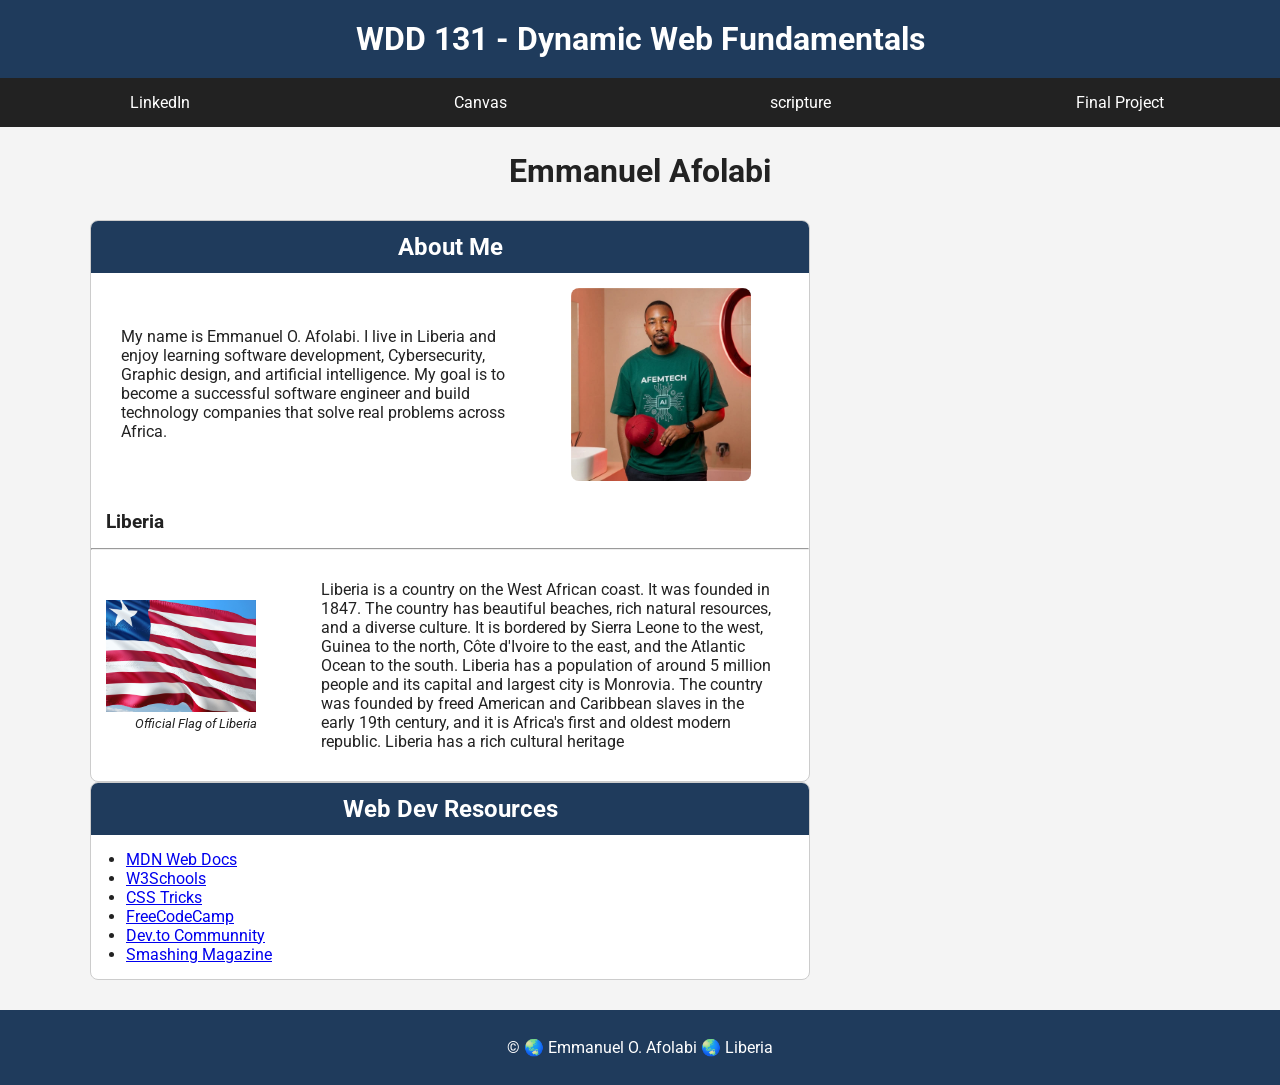
<file: index.html>
<!DOCTYPE html>
<html lang="en-us">

<head>
    <meta charset="utf-8">
    <meta name="viewport" content="width=device-width, initial-scale=1.0">
    <meta name="description"
        content="WDD 131 - Dynamic Web Fundamentals | Emmanuel Afolabi | HTML CSS JavaScript course homepage">
    <meta name="author" content="Emmanuel Afolabi">
    <title>WDD 131 - Dynamic Web Fundamentals - Emmanuel Afolabi</title>
    <link rel="preconnect" href="https://fonts.googleapis.com">
    <link rel="preconnect" href="https://fonts.gstatic.com" crossorigin>
    <link href="https://fonts.googleapis.com/css2?family=Roboto:wght@400;700&display=swap" rel="stylesheet">

    <link rel="stylesheet" href="styles/base.css">
    <script src="scripts/getdates.js" defer></script>
</head>

<body>

    <header>
        <span id="course-title">

            WDD 131 - Dynamic Web Fundamentals
        </span>
        <nav>
            <a href="https://www.linkedIn.com/" target="_blank">LinkedIn</a>
            <a href="https://byupw.instructure.com/" target="_blank">Canvas</a>
            <a href="https://www.churchofjesuschrist.org/study/scriptures" target="_blank">scripture</a>
            <a href="#">Final Project</a>

        </nav>
    </header>
    <main>
        <h1>Emmanuel Afolabi</h1>
        <div class="cards">
            <section class="card">
                <h2>About Me</h2>
                <div class="about">
                    <p>
                        My name is Emmanuel O. Afolabi. I live in Liberia and enjoy learning software development,
                        Cybersecurity, Graphic design, and artificial intelligence. My goal is to become a successful
                        software engineer and build technology companies that solve real problems across Africa.
                    </p>
                    <img src="images/profile.jpg" alt="Emmanuel Afolabi">
                </div>
                <h3>Liberia</h3>
                <hr>

                <div class="country">
                    <figure>
                        <img src="images/liberia.webp" alt="Flag of Liberia">
                        <figcaption> Official Flag of Liberia</figcaption>
                    </figure>

                    <p>
                        Liberia is a country on the West African coast. It was founded in 1847. The country has
                        beautiful
                        beaches, rich natural resources, and a diverse culture. It is bordered by Sierra Leone to the
                        west,
                        Guinea to the north, Côte d'Ivoire to the
                        east, and the Atlantic Ocean to the south. Liberia has a population of around 5 million people
                        and its
                        capital and largest city is Monrovia. The country was founded by freed American and Caribbean
                        slaves in
                        the early 19th century, and it is Africa's first and oldest modern republic. Liberia has a rich
                        cultural
                        heritage
                    </p>

                </div>

            </section>
            <section class="card">
                <h2>Web Dev Resources</h2>
                <ul>
                    <li><a href="https://developer.mozilla.org/" target="_blank">MDN Web Docs</a></li>
                    <li><a href="https://www.w3schools.com/" target="_blank"> W3Schools</a></li>
                    <li><a href="https://css-tricks.com/" target="_blank"> CSS Tricks</a></li>
                    <li><a href="https://www.freecodecamp.org/" target="_blank">FreeCodeCamp</a></li>
                    <li><a href="https://dev.to/" target="_blank">Dev.to Communnity</a></li>
                    <li><a href="https://www.smashingmagazine.com/" target="_blank">Smashing Magazine</a></li>
                </ul>

            </section>
        </div>

    </main>

    <footer>
        <p>
            ©
            <span id="currentyear"></span>
            🌏 Emmanuel O. Afolabi 🌏 Liberia
        </p>

        <p id="lastModified"></p>

    </footer>

</body>

</html>
</file>
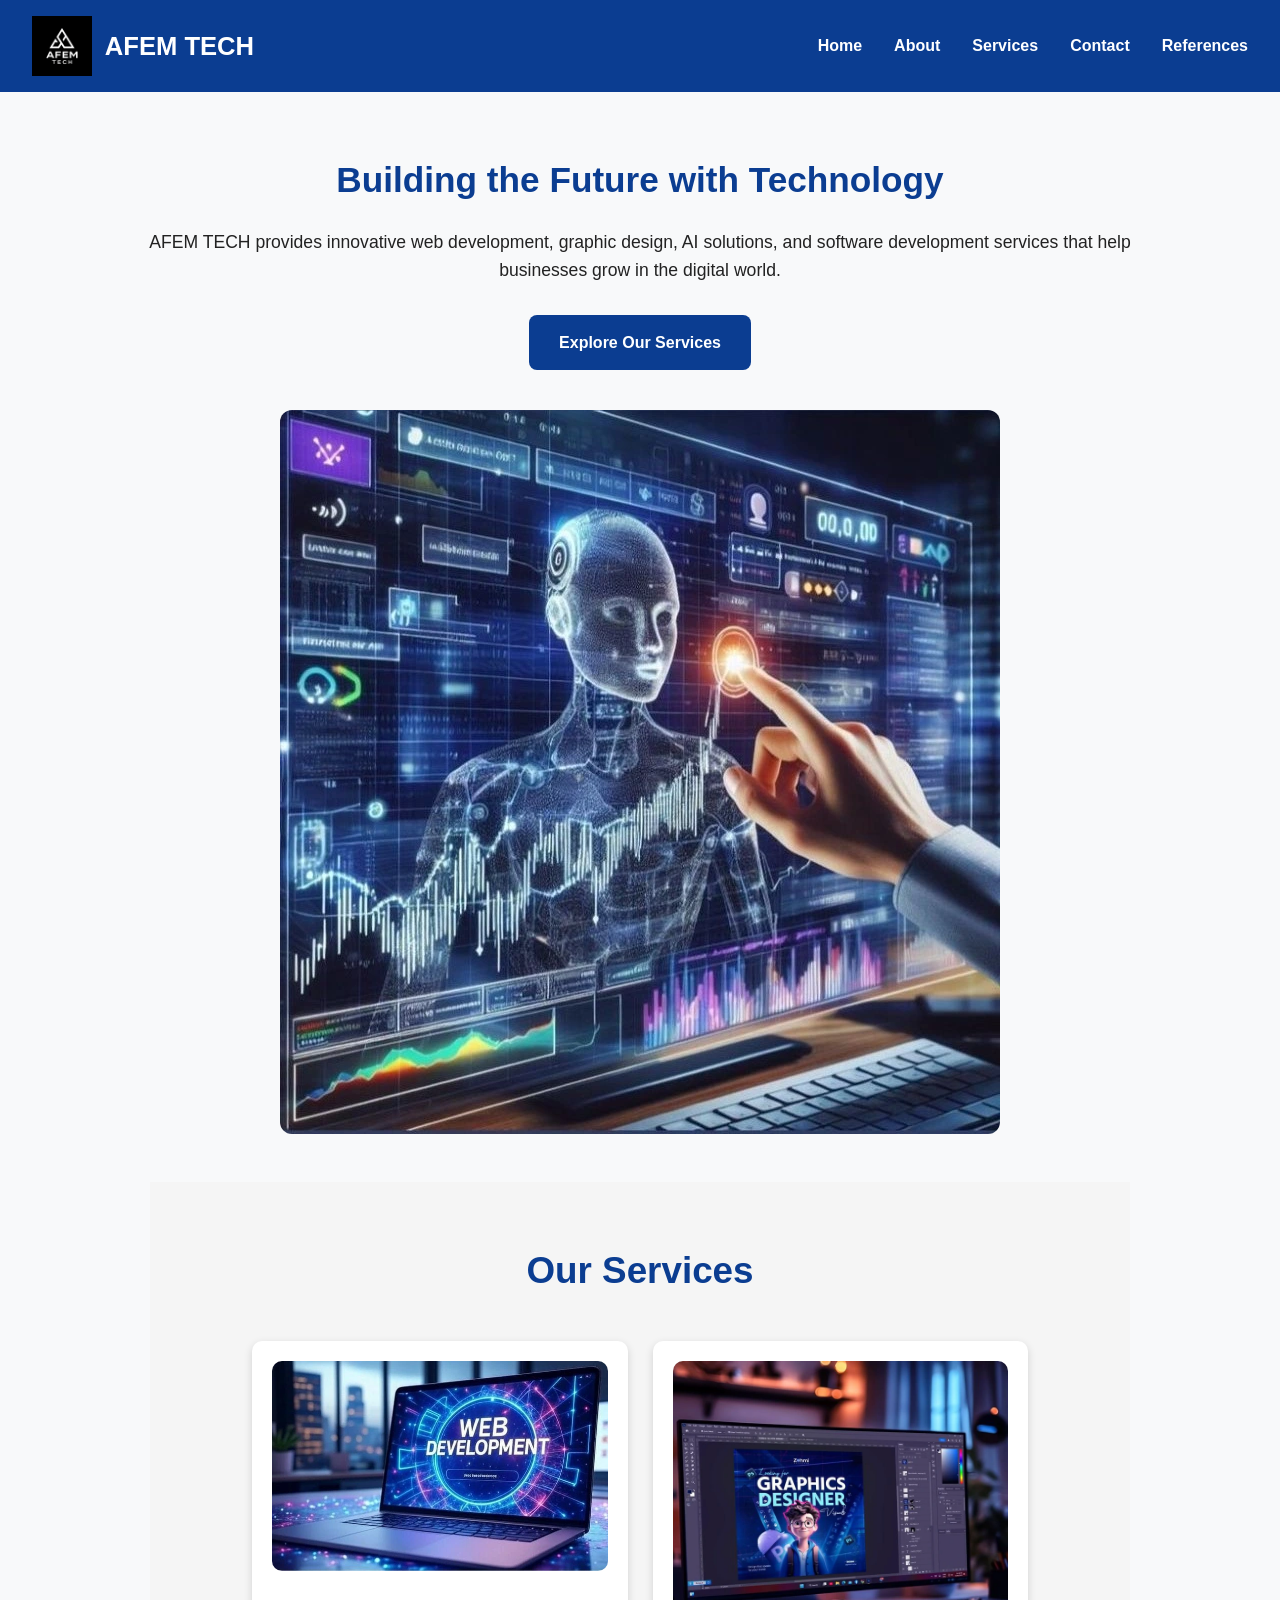
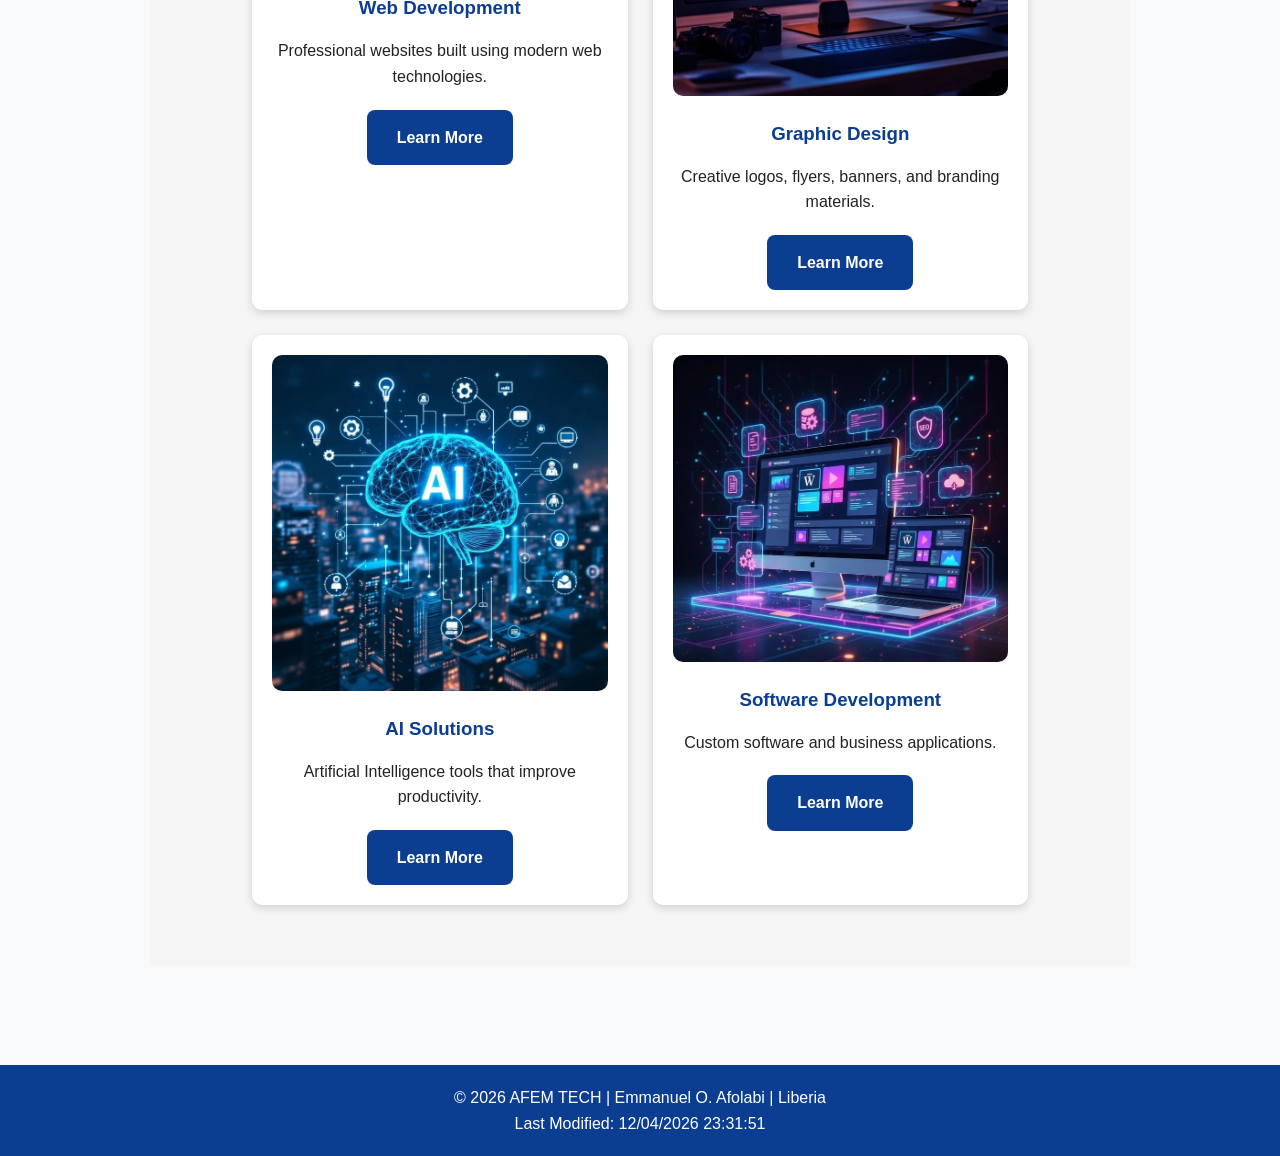
<file: my project/index.html>
<!DOCTYPE html>
<html lang="en">

<head>
    <meta charset="UTF-8">
    <meta name="viewport" content="width=device-width, initial-scale=1.0">

    <meta name="description"
        content="AFEM TECH provides web development, graphic design, AI solutions, and software development services for individuals and businesses.">

    <meta name="author" content="Emmanuel O. Afolabi">

    <title>AFEM TECH | Home</title>

    <link rel="stylesheet" href="styles/project.css">
    <link rel="stylesheet" href="styles/project-large.css">

    <script src="scripts/project.js" defer></script>

</head>

<body>

    <header>

        <nav class="navbar">

            <div class="logo">

                <img src="images/logo.png" alt="AFEM TECH Logo">

                <h1>AFEM TECH</h1>

            </div>

            <ul class="nav-links">

                <li><a href="index.html">Home</a></li>

                <li><a href="about.html">About</a></li>

                <li><a href="services.html">Services</a></li>

                <li><a href="contact.html">Contact</a></li>

                <li><a href="references.html">References</a></li>

            </ul>

        </nav>

    </header>

    <main>

        <section class="hero">

            <div class="hero-text">

                <h2>Building the Future with Technology</h2>

                <p>
                    AFEM TECH provides innovative web development, graphic design,
                    AI solutions, and software development services that help
                    businesses grow in the digital world.
                </p>

                <a href="services.html" class="btn">Explore Our Services</a>

            </div>

            <div class="hero-image">

                <img src="images/hero.webp" alt="Technology Workspace" loading="eager">

            </div>

            <section class="services">

                <h2>Our Services</h2>

                <div id="serviceContainer" class="service-container"></div>

            </section>

        </section>

    </main>

    <footer>

        <p>
            &copy; <span id="year"></span> AFEM TECH | Emmanuel O. Afolabi | Liberia
        </p>

        <p id="lastModified"></p>

    </footer>

</body>

</html>
</file>
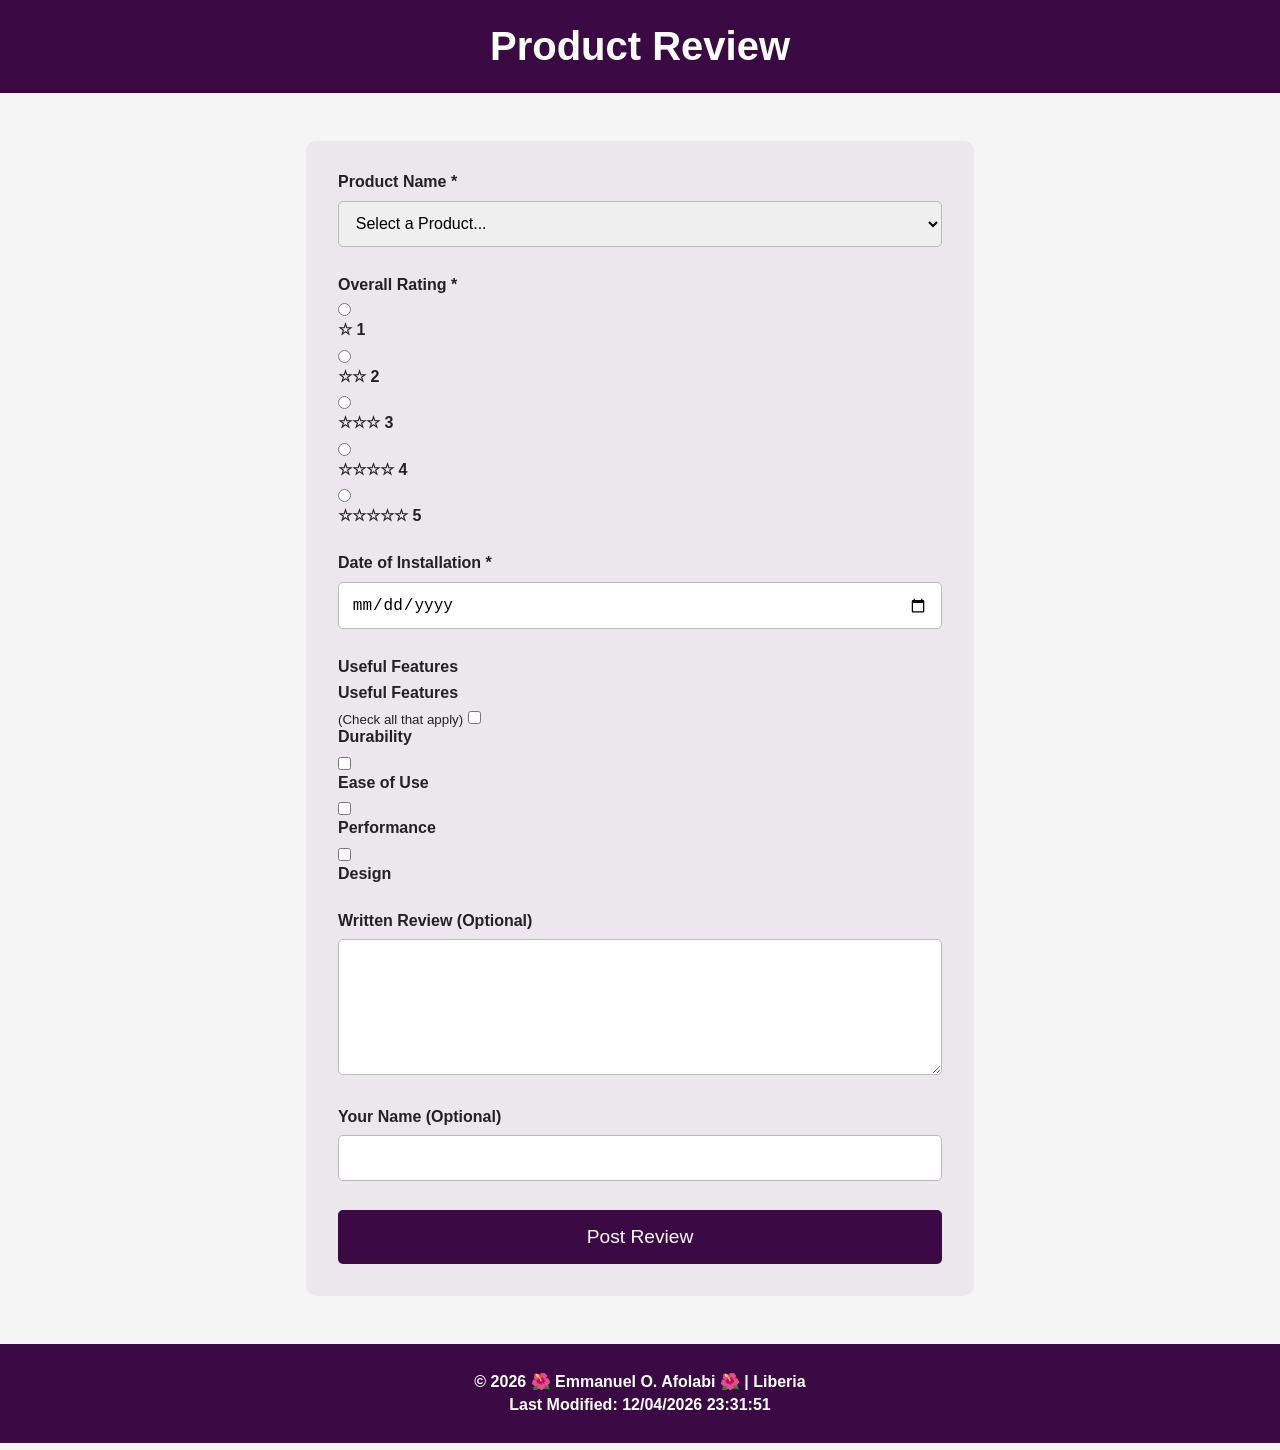
<file: form.html>
<!DOCTYPE html>
<html lang="en">

<head>
    <meta charset="UTF-8">
    <meta name="viewport" content="width=device-width, initial-scale=1.0">
    <meta name="description"
        content="Submit a review for your product by rating its quality, selecting useful features, choosing the installation date, and sharing your experience.">
    <meta name="author" content="Emmanuel O. Afolabi">

    <title>Product Review Form</title>

    <link rel="stylesheet" href="styles/form.css">

    <script src="scripts/form.js" defer></script>
</head>

<body>

    <header>
        <h1>Product Review</h1>
    </header>

    <main>

        <form method="get" action="review.html">

            <!-- Product Name -->

            <div class="form-group">

                <label for="product">
                    Product Name *
                </label>

                <select id="product" name="product" required>
                    <option value="" disabled selected>Select a Product...</option>
                </select>

            </div>

            <!-- Rating -->

            <div class="form-group">

                <p>Overall Rating *</p>

                <input type="radio" id="one" name="rating" value="1" required>
                <label for="one">☆ 1</label>

                <input type="radio" id="two" name="rating" value="2" required>
                <label for="two">☆☆ 2</label>

                <input type="radio" id="three" name="rating" value="3" required>
                <label for="three">☆☆☆ 3</label>

                <input type="radio" id="four" name="rating" value="4" required>
                <label for="four">☆☆☆☆ 4</label>

                <input type="radio" id="five" name="rating" value="5" required>
                <label for="five">☆☆☆☆☆ 5</label>

            </div>

            <!-- Installation Date -->

            <div class="form-group">

                <label for="installDate">
                    Date of Installation *
                </label>

                <input type="date" id="installDate" name="installDate" required>

            </div>

            <!-- Features -->

            <div class="form-group">

                <p>Useful Features</p>

                <p>Useful Features</p>
                <small>(Check all that apply)</small>

                <input type="checkbox" id="durability" name="features" value="Durability">
                <label for="durability">Durability</label>

                <input type="checkbox" id="ease" name="features" value="Ease of Use">
                <label for="ease">Ease of Use</label>

                <input type="checkbox" id="performance" name="features" value="Performance">
                <label for="performance">Performance</label>

                <input type="checkbox" id="design" name="features" value="Design">
                <label for="design">Design</label>

            </div>

            <!-- Review -->

            <div class="form-group">

                <label for="review">
                    Written Review (Optional)
                </label>



                <textarea id="review" name="review" rows="6"></textarea>

            </div>

            <!-- Username -->

            <div class="form-group">

                <label for="username">
                    Your Name (Optional)
                </label>

                <input type="text" id="username" name="username">

            </div>

            <!-- Submit -->

            <input type="submit" value="Post Review" class="submit-btn">

        </form>

    </main>

    <footer>
        <p>
            &copy; <span id="year"></span> 🌺 Emmanuel O. Afolabi 🌺 | Liberia
        </p>

        <p id="lastModified"></p>
    </footer>
</body>

</html>
</file>
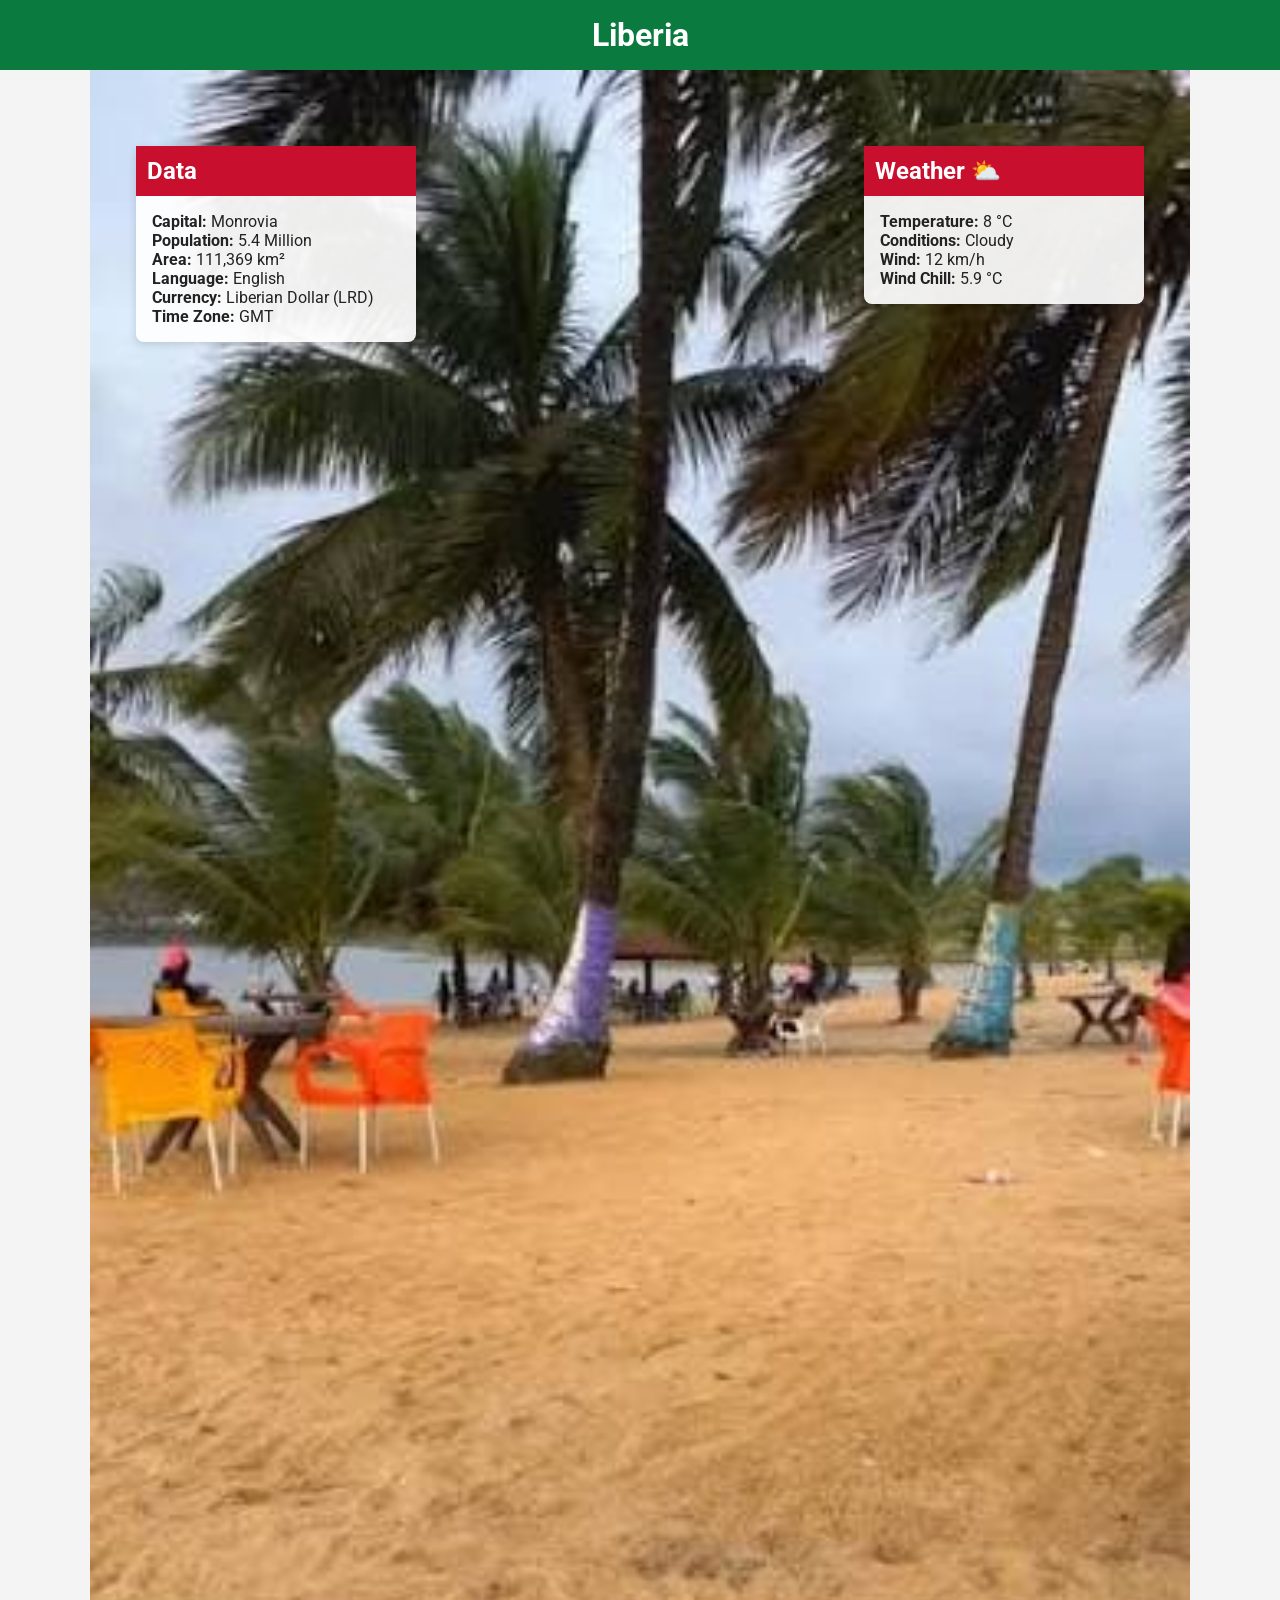
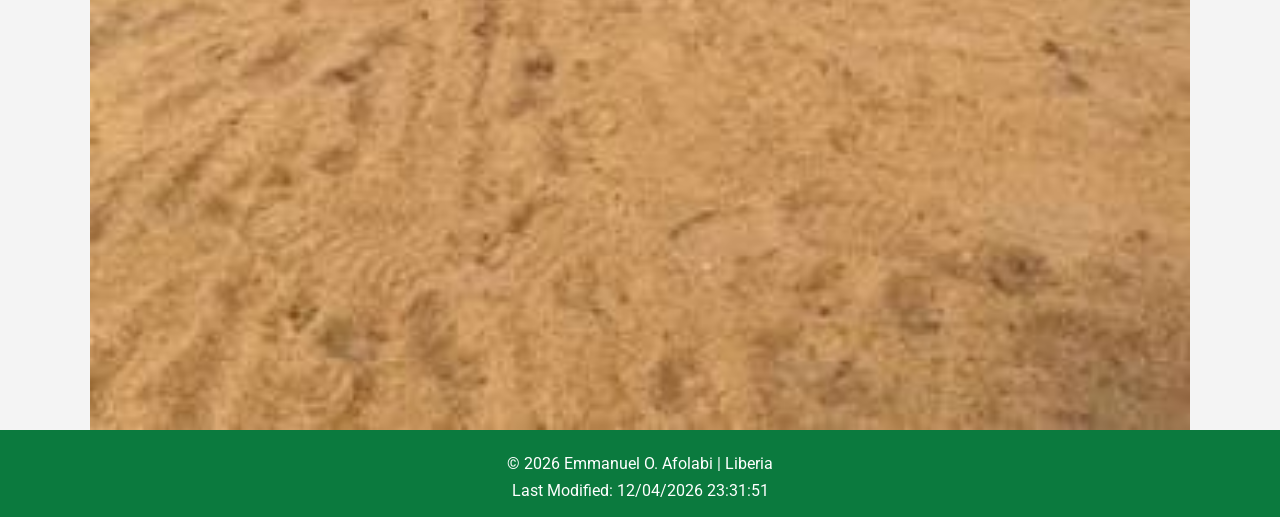
<file: place.html>
<!DOCTYPE html>
<html lang="en-US">

<head>
    <meta charset="UTF-8">
    <meta name="viewport" content="width=device-width, initial-scale=1.0">
    <meta name="description" content="WDD 131 - Dynamic Web Fundamentals | Liberia page by Emmanuel Afolabi">
    <meta name="author" content="Emmanuel Afolabi">

    <title>Place - Liberia</title>

    <link rel="preconnect" href="https://fonts.googleapis.com">
    <link rel="preconnect" href="https://fonts.gstatic.com" crossorigin>
    <link href="https://fonts.googleapis.com/css2?family=Roboto:wght@400;500;700&display=swap" rel="stylesheet">

    <link rel="stylesheet" href="styles/place.css">
    <link rel="stylesheet" href="styles/place-large.css">

    <script src="scripts/place.js" defer></script>
</head>

<body>

    <header>
        <h1>Liberia</h1>
    </header>

    <main>

        <picture class="hero">
            <source media="(min-width:768px)" srcset="images/liberia-large.webp">
            <img src="images/liberia-small.webp" alt="Beautiful view of Liberia">
        </picture>

        <section class="data">
            <h2>Data</h2>

            <p><strong>Capital:</strong> Monrovia</p>
            <p><strong>Population:</strong> 5.4 Million</p>
            <p><strong>Area:</strong> 111,369 km²</p>
            <p><strong>Language:</strong> English</p>
            <p><strong>Currency:</strong> Liberian Dollar (LRD)</p>
            <p><strong>Time Zone:</strong> GMT</p>
        </section>

        <section class="weather">
            <h2>Weather</h2>

            <img src="images/weather.svg" alt="Weather Icon" class="weather-icon">

            <p><strong>Temperature:</strong> <span id="temp">8</span> °C</p>
            <p><strong>Conditions:</strong> Cloudy</p>
            <p><strong>Wind:</strong> <span id="wind">12</span> km/h</p>
            <p><strong>Wind Chill:</strong> <span id="windchill"></span></p>
        </section>

    </main>

    <footer>

        <p>
            &copy;
            <span id="currentyear"></span>
            Emmanuel O. Afolabi | Liberia
        </p>

        <p id="lastModified"></p>

    </footer>

</body>

</html>
</file>
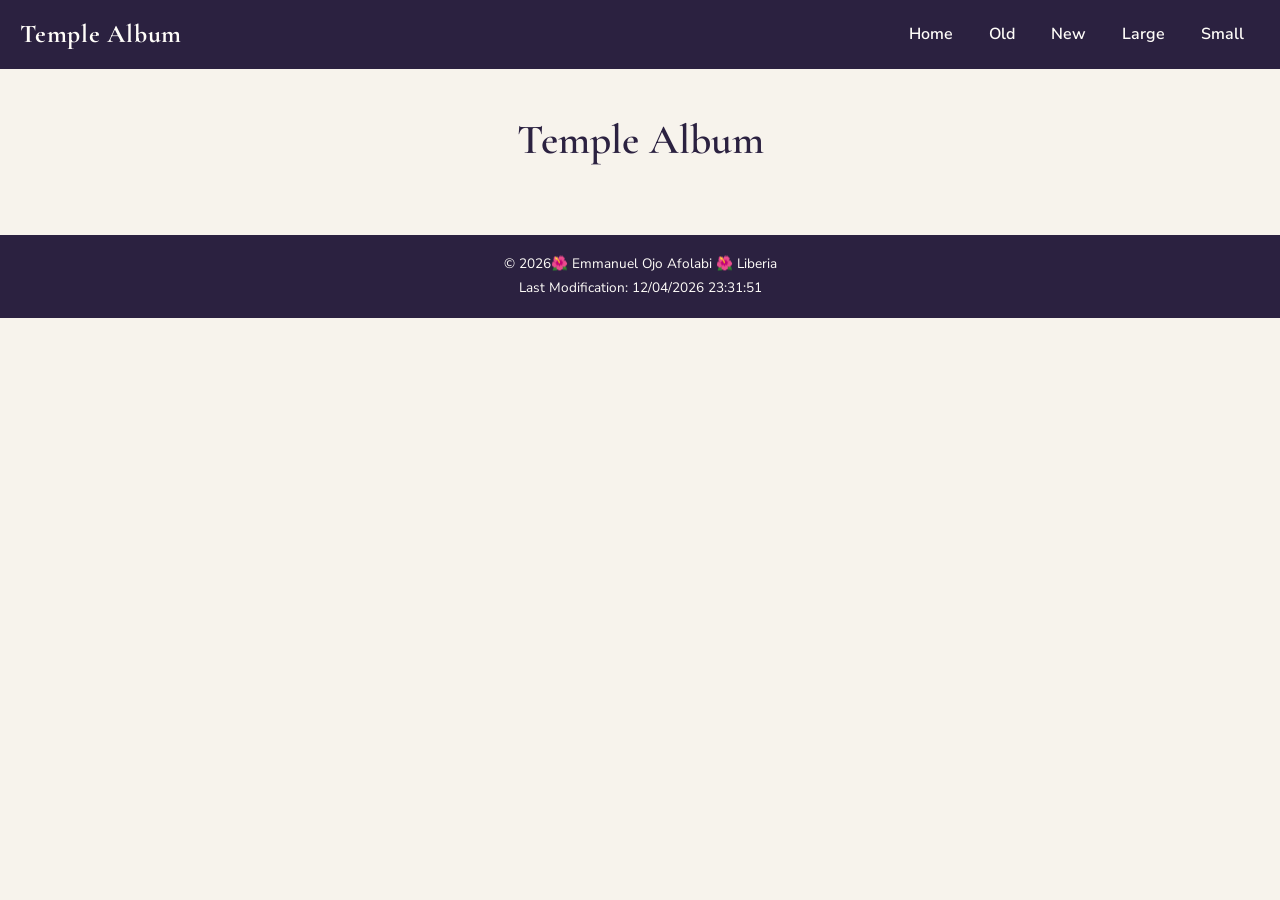
<file: temples.html>
<!DOCTYPE html>
<html lang="en">

<head>
    <meta charset="UTF-8">
    <meta name="viewport" content="width=device-width, initial-scale=1.0">
    <title>Temple Album</title>
    <meta name="description" content="A responsive photo album of temples from around the world.">
    <meta name="author" content="Emmanuel">

    <!-- Google Fonts -->
    <link rel="preconnect" href="https://fonts.googleapis.com">
    <link rel="preconnect" href="https://fonts.gstatic.com" crossorigin>
    <link
        href="https://fonts.googleapis.com/css2?family=Cormorant+Garamond:wght@500;600;700&family=Nunito+Sans:wght@400;600;700&display=swap"
        rel="stylesheet">

    <!-- CSS: mobile-first order -->
    <link rel="stylesheet" href="styles/temples.css">
    <link rel="stylesheet" href="styles/temples-large.css">

    <!-- JS -->
    <script src="scripts/temples.js" defer></script>
</head>

<body>

    <header class="site-header">
        <p class="site-title">Temple Album</p>

        <button id="hamburger-btn" class="hamburger-btn" aria-label="Toggle navigation menu" aria-expanded="false">
            <span class="hamburger-icon">&#9776;</span>
        </button>

        <nav id="primary-nav" class="primary-nav">
            <ul>
                <li><a href="#">Home</a></li>
                <li><a href="#">Old</a></li>
                <li><a href="#">New</a></li>
                <li><a href="#">Large</a></li>
                <li><a href="#">Small</a></li>
            </ul>
        </nav>
    </header>

    <main>
        <h1>Temple Album</h1>

        <div class="gallery"></div>
    </main>

    <footer>
        <p>&copy; <span id="year"></span>🌺 Emmanuel Ojo Afolabi 🌺 Liberia</p>
        <p id="lastModified"></p>
    </footer>

</body>

</html>
</file>
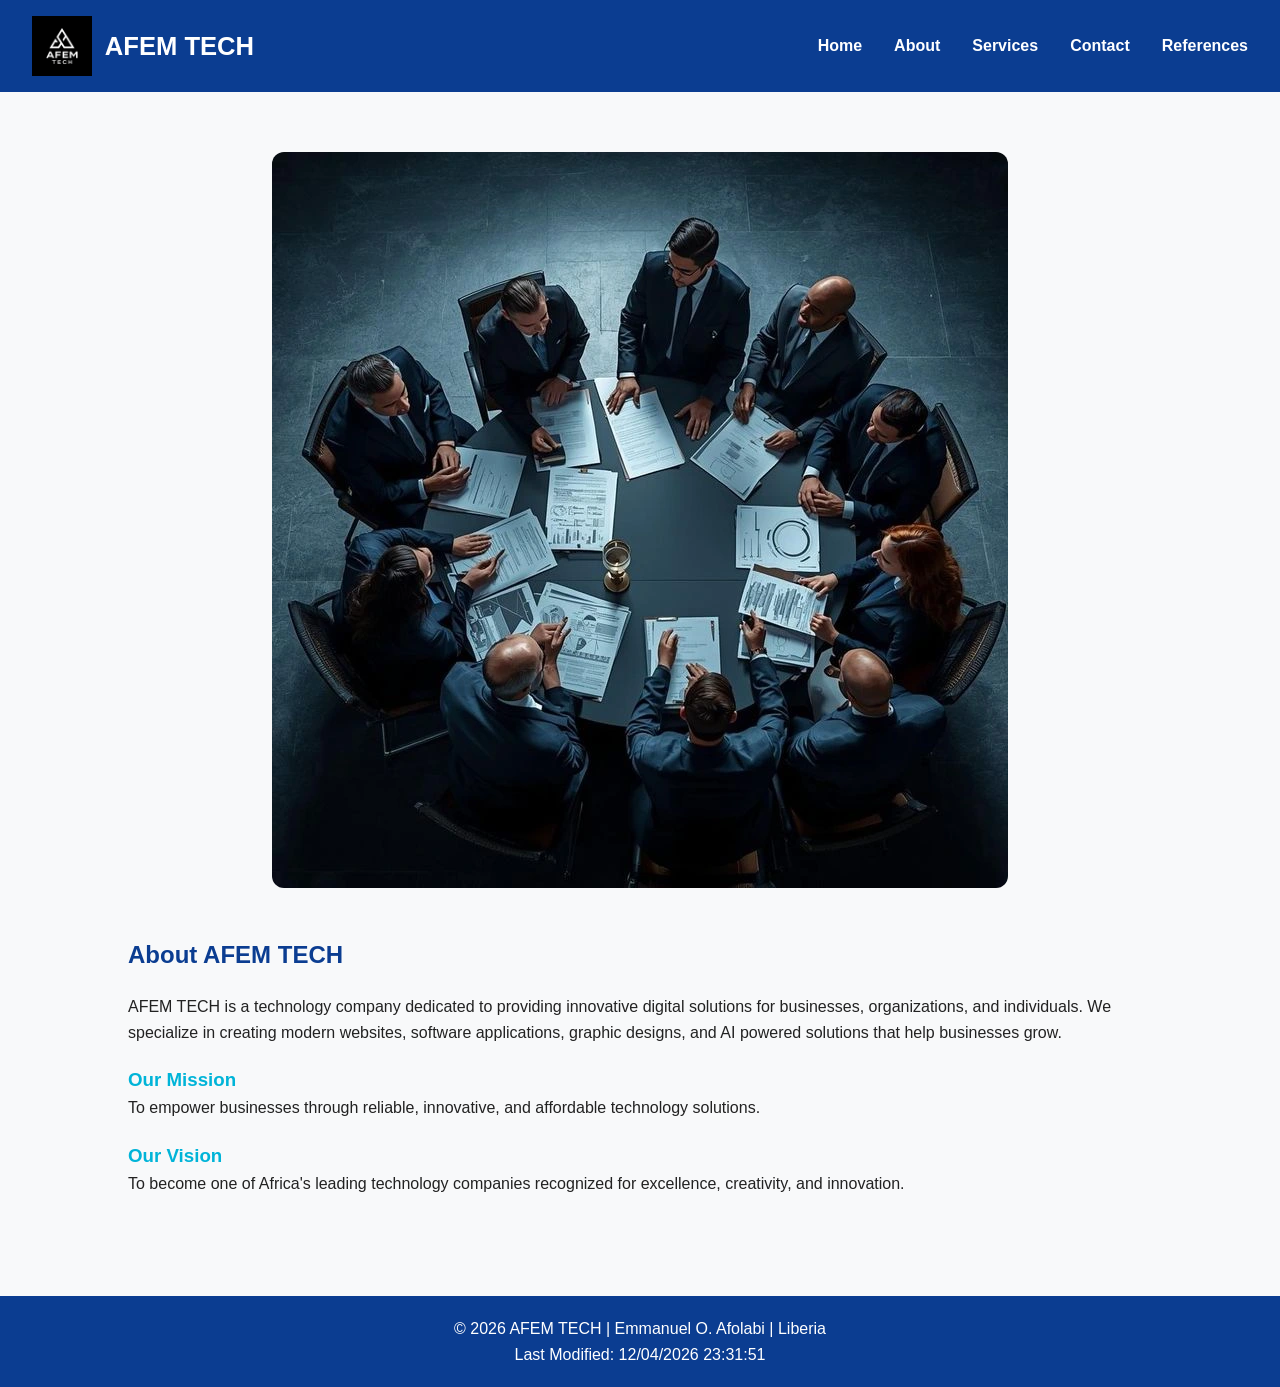
<file: my project/about.html>
<!DOCTYPE html>
<html lang="en">

<head>
    <meta charset="UTF-8">
    <meta name="viewport" content="width=device-width, initial-scale=1.0">

    <meta name="description"
        content="AFEM TECH provides web development, graphic design, AI solutions, and software development services for individuals and businesses.">

    <meta name="author" content="Emmanuel O. Afolabi">

    <title>AFEM TECH | About</title>

    <link rel="stylesheet" href="styles/project.css">
    <link rel="stylesheet" href="styles/project-large.css">

    <script src="scripts/project.js" defer></script>

</head>

<body>

    <header>

        <nav class="navbar">

            <div class="logo">

                <img src="images/logo.png" alt="AFEM TECH Logo">

                <h1>AFEM TECH</h1>

            </div>

            <ul class="nav-links">

                <li><a href="index.html">Home</a></li>

                <li><a href="about.html">About</a></li>

                <li><a href="services.html">Services</a></li>

                <li><a href="contact.html">Contact</a></li>

                <li><a href="references.html">References</a></li>

            </ul>

        </nav>

    </header>
    <main>

        <section class="about">

            <div class="about-image">

                <img src="images/about.webp" alt="AFEM TECH Team" loading="lazy">

            </div>

            <div class="about-content">

                <h2>About AFEM TECH</h2>

                <p>
                    AFEM TECH is a technology company dedicated to providing innovative
                    digital solutions for businesses, organizations, and individuals.
                    We specialize in creating modern websites, software applications,
                    graphic designs, and AI powered solutions that help businesses grow.
                </p>

                <h3>Our Mission</h3>

                <p>
                    To empower businesses through reliable, innovative, and affordable
                    technology solutions.
                </p>

                <h3>Our Vision</h3>

                <p>
                    To become one of Africa's leading technology companies recognized
                    for excellence, creativity, and innovation.
                </p>

            </div>

        </section>

    </main>

    <footer>

        <p>
            &copy; <span id="year"></span> AFEM TECH | Emmanuel O. Afolabi | Liberia
        </p>

        <p id="lastModified"></p>

    </footer>

</body>

</html>
</file>
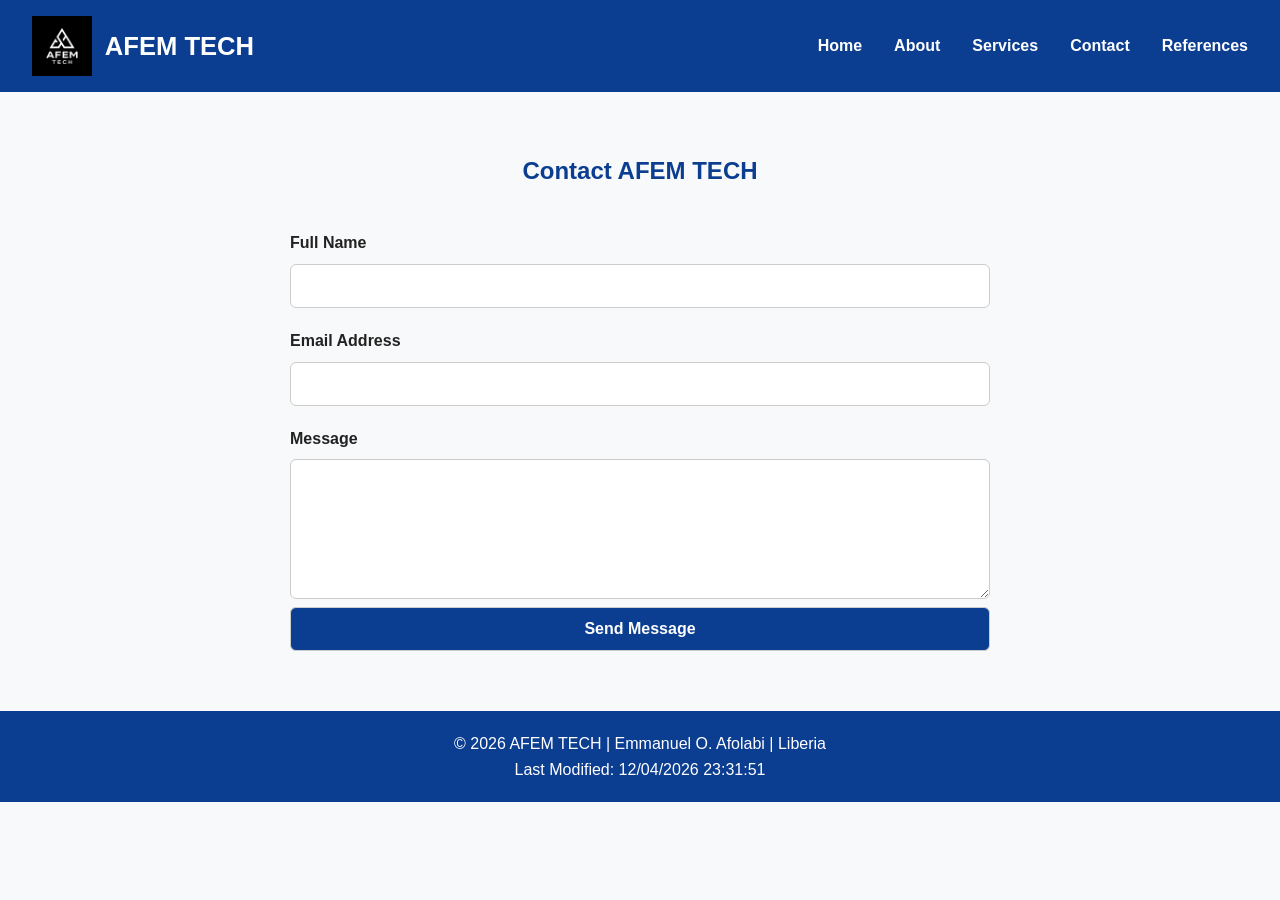
<file: my project/contact.html>
<!DOCTYPE html>
<html lang="en">

<head>
    <meta charset="UTF-8">
    <meta name="viewport" content="width=device-width, initial-scale=1.0">

    <meta name="description"
        content="AFEM TECH provides web development, graphic design, AI solutions, and software development services for individuals and businesses.">

    <meta name="author" content="Emmanuel O. Afolabi">

    <title>AFEM TECH | Contact</title>

    <link rel="stylesheet" href="styles/project.css">
    <link rel="stylesheet" href="styles/project-large.css">

    <script src="scripts/project.js" defer></script>

</head>

<body>

    <header>

        <nav class="navbar">

            <div class="logo">

                <img src="images/logo.png" alt="AFEM TECH Logo">

                <h1>AFEM TECH</h1>

            </div>

            <ul class="nav-links">

                <li><a href="index.html">Home</a></li>

                <li><a href="about.html">About</a></li>

                <li><a href="services.html">Services</a></li>

                <li><a href="contact.html">Contact</a></li>

                <li><a href="references.html">References</a></li>

            </ul>

        </nav>

    </header>

    <main>

        <section class="contact">

            <h2>Contact AFEM TECH</h2>

            <p id="welcomeMessage"></p>

            <form id="contactForm">

                <label for="name">Full Name</label>

                <input type="text" id="name" required>

                <label for="email">Email Address</label>

                <input type="email" id="email" required>

                <label for="message">Message</label>

                <textarea id="message" rows="6" required></textarea>

                <input type="submit" value="Send Message" class="btn">

            </form>

        </section>

    </main>

    <footer>

        <p>
            &copy; <span id="year"></span> AFEM TECH | Emmanuel O. Afolabi | Liberia
        </p>

        <p id="lastModified"></p>

    </footer>

</body>

</html>
</file>
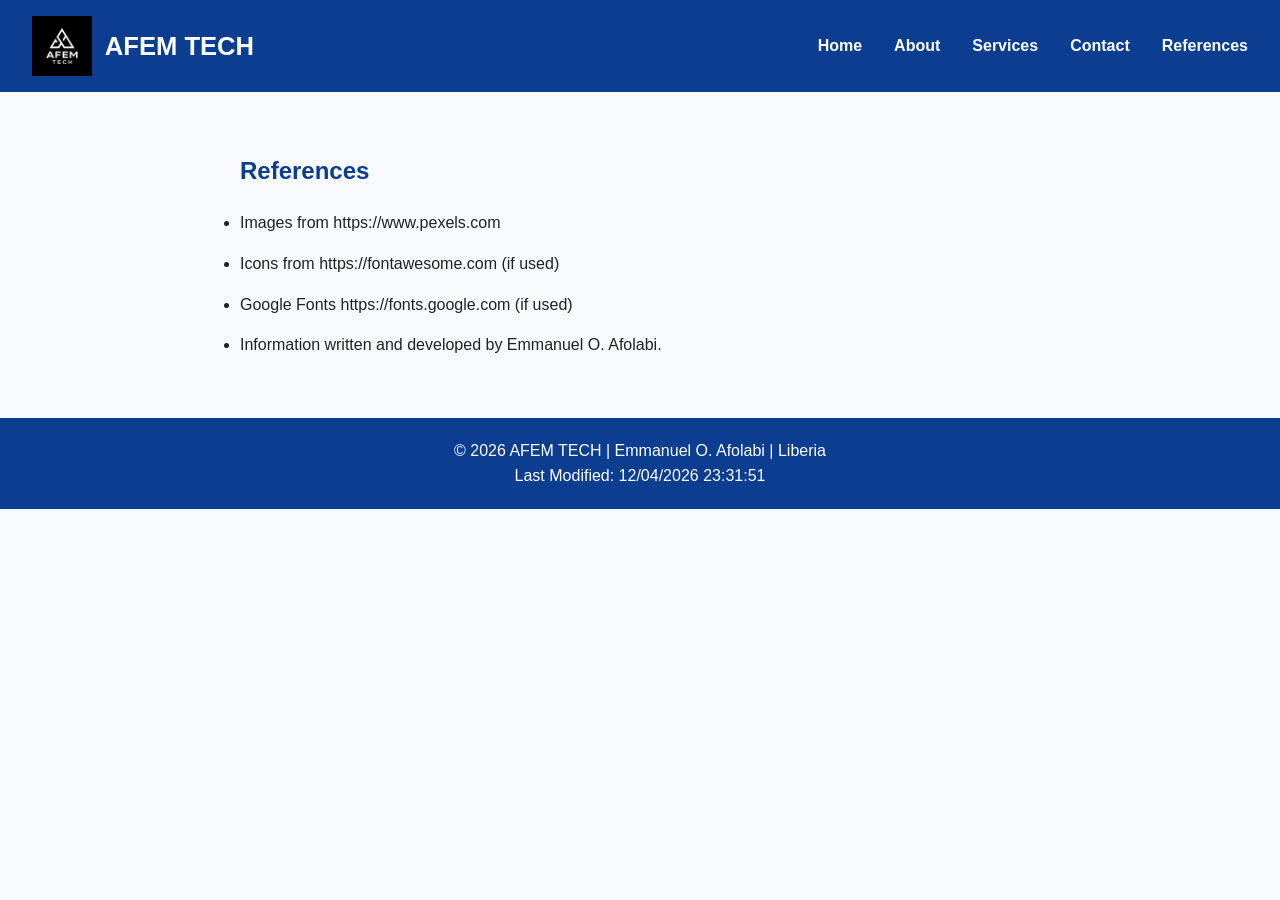
<file: my project/references.html>
<!DOCTYPE html>
<html lang="en">

<head>
    <meta charset="UTF-8">
    <meta name="viewport" content="width=device-width, initial-scale=1.0">

    <meta name="description"
        content="AFEM TECH provides web development, graphic design, AI solutions, and software development services for individuals and businesses.">

    <meta name="author" content="Emmanuel O. Afolabi">

    <title>AFEM TECH | References</title>

    <link rel="stylesheet" href="styles/project.css">
    <link rel="stylesheet" href="styles/project-large.css">

    <script src="scripts/project.js" defer></script>

</head>

<body>

    <header>

        <nav class="navbar">

            <div class="logo">

                <img src="images/logo.png" alt="AFEM TECH Logo">

                <h1>AFEM TECH</h1>

            </div>

            <ul class="nav-links">

                <li><a href="index.html">Home</a></li>

                <li><a href="about.html">About</a></li>

                <li><a href="services.html">Services</a></li>

                <li><a href="contact.html">Contact</a></li>

                <li><a href="references.html">References</a></li>

            </ul>

        </nav>

    </header>
    <main>

        <section class="references">

            <h2>References</h2>

            <ul>

                <li>Images from https://www.pexels.com</li>

                <li>Icons from https://fontawesome.com (if used)</li>

                <li>Google Fonts https://fonts.google.com (if used)</li>

                <li>Information written and developed by Emmanuel O. Afolabi.</li>

            </ul>

        </section>

    </main>

    <footer>

        <p>
            &copy; <span id="year"></span> AFEM TECH | Emmanuel O. Afolabi | Liberia
        </p>

        <p id="lastModified"></p>

    </footer>

</body>

</html>
</file>
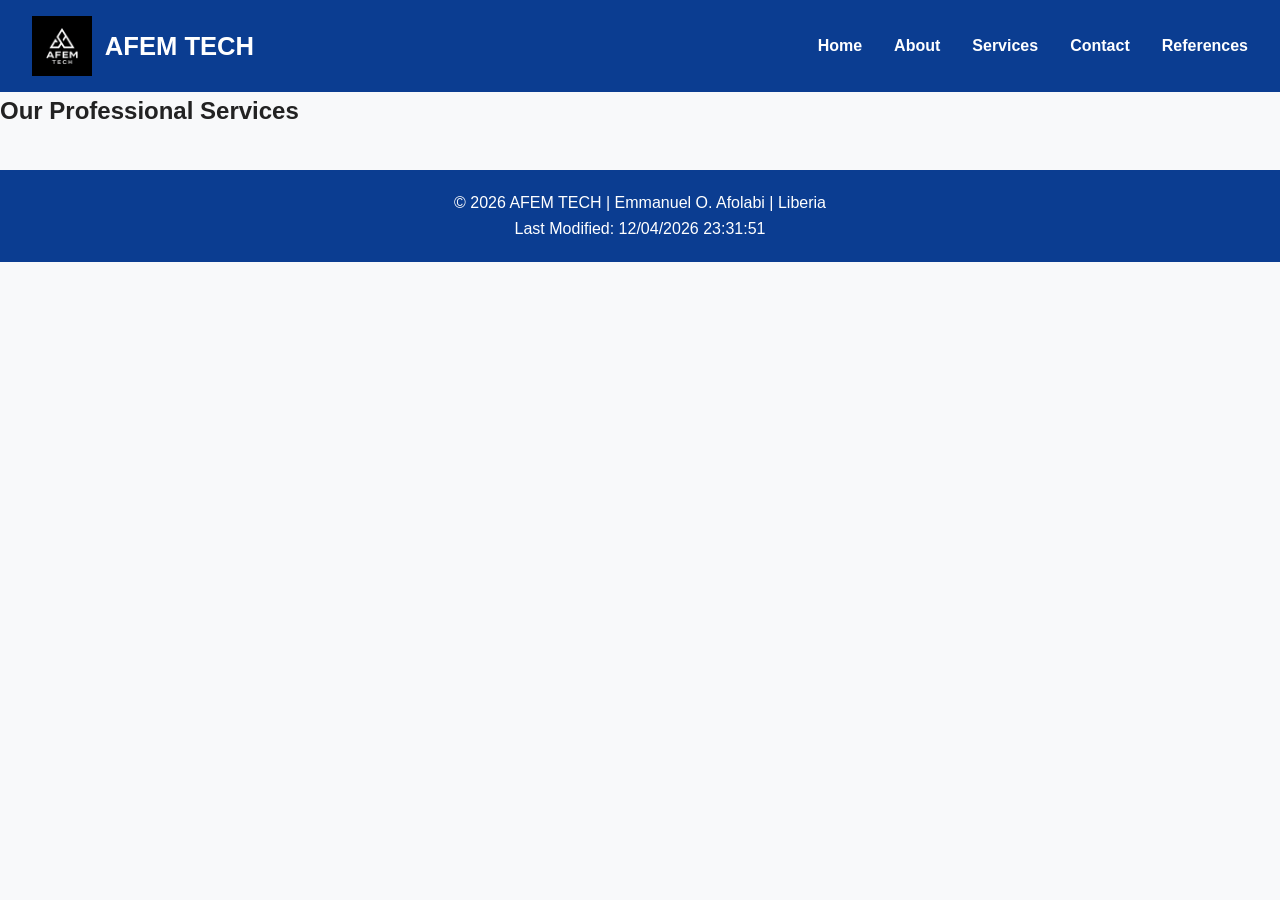
<file: my project/services.html>
<!DOCTYPE html>
<html lang="en">

<head>
    <meta charset="UTF-8">
    <meta name="viewport" content="width=device-width, initial-scale=1.0">

    <meta name="description"
        content="AFEM TECH provides web development, graphic design, AI solutions, and software development services for individuals and businesses.">

    <meta name="author" content="Emmanuel O. Afolabi">

    <title>AFEM TECH | Services</title>

    <link rel="stylesheet" href="styles/project.css">
    <link rel="stylesheet" href="styles/project-large.css">

    <script src="scripts/project.js" defer></script>

</head>

<body>

    <header>

        <nav class="navbar">

            <div class="logo">

                <img src="images/logo.png" alt="AFEM TECH Logo">

                <h1>AFEM TECH</h1>

            </div>

            <ul class="nav-links">

                <li><a href="index.html">Home</a></li>

                <li><a href="about.html">About</a></li>

                <li><a href="services.html">Services</a></li>

                <li><a href="contact.html">Contact</a></li>

                <li><a href="references.html">References</a></li>

            </ul>

        </nav>

    </header>
    <main>

        <section class="services-page">

            <h2>Our Professional Services</h2>

            <div id="servicesPageContainer"></div>

        </section>

    </main>

    <footer>

        <p>
            &copy; <span id="year"></span> AFEM TECH | Emmanuel O. Afolabi | Liberia
        </p>

        <p id="lastModified"></p>

    </footer>

</body>

</html>
</file>
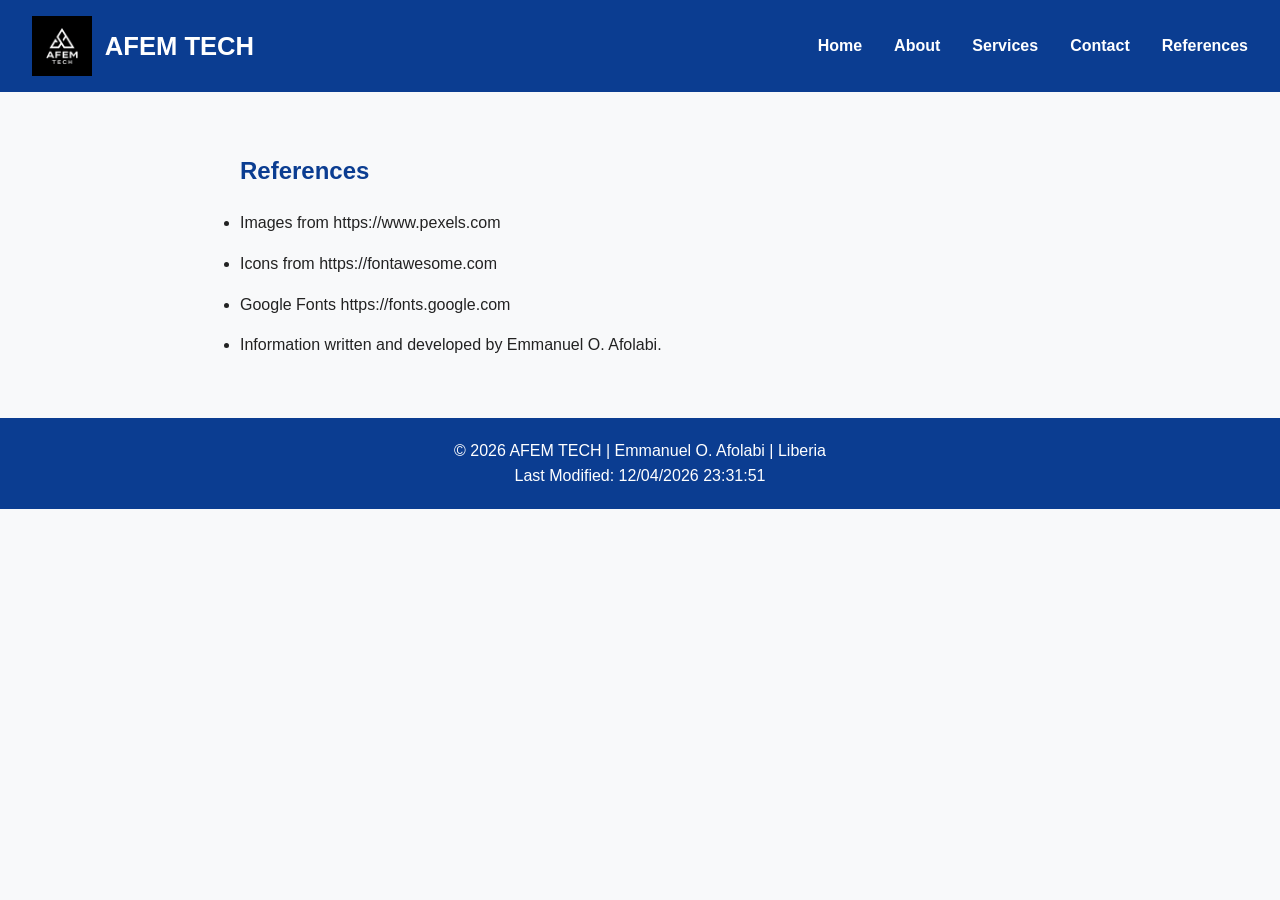
<file: my-project/references.html>
<!DOCTYPE html>
<html lang="en">

<head>
    <meta charset="UTF-8">
    <meta name="viewport" content="width=device-width, initial-scale=1.0">

    <meta name="description"
        content="AFEM TECH provides web development, graphic design, AI solutions, and software development services for individuals and businesses.">

    <meta name="author" content="Emmanuel O. Afolabi">

    <title>AFEM TECH | References</title>

    <link rel="stylesheet" href="styles/project.css">
    <link rel="stylesheet" href="styles/project-large.css">

    <script src="scripts/project.js" defer></script>

</head>

<body>

    <header>

        <nav class="navbar">

            <div class="logo">

                <img src="images/logo.png" alt="AFEM TECH Logo">

                <h1>AFEM TECH</h1>

            </div>

            <ul class="nav-links">

                <li><a href="index.html">Home</a></li>

                <li><a href="about.html">About</a></li>

                <li><a href="services.html">Services</a></li>

                <li><a href="contact.html">Contact</a></li>

                <li><a href="references.html">References</a></li>

            </ul>

        </nav>

    </header>
    <main>

        <section class="references">

            <h2>References</h2>

            <ul>

                <li>Images from https://www.pexels.com</li>

                <li>Icons from https://fontawesome.com </li>

                <li>Google Fonts https://fonts.google.com </li>

                <li>Information written and developed by Emmanuel O. Afolabi.</li>

            </ul>

        </section>

    </main>

    <footer>

        <p>
            &copy; <span id="year"></span> AFEM TECH | Emmanuel O. Afolabi | Liberia
        </p>

        <p id="lastModified"></p>

    </footer>

</body>

</html>
</file>
<file: styles/base.css>
* {
    margin: 0;
    padding: 0;
    box-sizing: border-box;
}

body {
    font-family: 'Roboto', sans-serif;
    background-color: #f4f4f4;
    color: #222
}

header {
    background: #1f3b5c;
    color: white;
}

#course-title {
    display: block;
    font-weight: bold;
    font-size: 2rem;
    text-align: center;
    padding: 20px;
}

nav {
    display: flex;
    justify-content: space-evenly;
    background: #222;
}

nav a {
    color: white;
    text-decoration: none;
    padding: 15px;
    flex: 1;
    text-align: center;
}

nav a:hover {
    background: white;
    color: #222;
}

main {
    max-width: 1100px;
    margin: 25px auto;
    display: grid;
    grid-template-columns: 2fr 1fr;
    gap: 20px;
}

main h1 {
    grid-column: 1 / 3;
    text-align: center;
    margin-bottom: 10px;
}

.card {
    background: white;
    border: 1px solid #ccc;
    border-radius: 8px;
    overflow: hidden;
}

.card h2 {
    background: #1f3b5c;
    color: white;
    text-align: center;
    padding: 12px;
}

.card p,
.card ul,
.card h3 {
    padding: 15px;
}

.about {
    display: grid;
    grid-template-columns: 2fr 1fr;
    gap: 20px;
    align-items: center;
    padding: 15px;
}

.about img {
    width: 100%;
    max-width: 180px;
    border-radius: 8px;
}

.country {
    display: grid;
    grid-template-columns: 180px 1fr;
    gap: 20px;
    align-items: center;
    padding: 15px;
}

.country img {
    width: 100%;
    max-width: 150px;
}

.country figcaption {
    text-align: center;
    font-style: italic;
    font-size: .8rem;
}

.card ul {
    padding-left: 35px;
}

footer {
    margin-top: 30px;
    background: #1f3b5c;
    color: white;
    text-align: center;
    padding: 20px;
}

footer p {
    margin: 8px;
}
</file>
<file: my project/styles/project.css>
* {
    margin: 0;
    padding: 0;
    box-sizing: border-box;
}

:root {
    --primary: #0B3D91;
    --secondary: #00B4D8;
    --accent: #FFD60A;
    --light: #F8F9FA;
    --dark: #222;
}

body {
    font-family: Arial, Helvetica, sans-serif;
    background: var(--light);
    color: var(--dark);
    line-height: 1.6;
}

header {
    background: var(--primary);
}

.navbar {
    display: flex;
    justify-content: space-between;
    align-items: center;
    padding: 1rem 2rem;
}

.logo {
    display: flex;
    align-items: center;
    gap: .8rem;
}

.logo img {
    width: 60px;
}

.logo h1 {
    color: white;
    font-size: 1.6rem;
}

.nav-links {
    display: flex;
    list-style: none;
    gap: 2rem;
}

.nav-links a {
    text-decoration: none;
    color: white;
    font-weight: bold;
    transition: .3s;
}

.nav-links a:hover {
    color: var(--accent);
}

footer {
    background: var(--primary);
    color: white;
    text-align: center;
    padding: 20px;
    margin-top: 40px;
}

/* HERO SECTION */

.hero {
    display: flex;
    align-items: center;
    justify-content: space-between;
    padding: 60px 10%;
    gap: 40px;
}

.hero-text {
    flex: 1;
}

.hero-text h2 {
    font-size: 3rem;
    color: var(--primary);
    margin-bottom: 20px;
}

.hero-text p {
    font-size: 1.1rem;
    margin-bottom: 30px;
}

.hero-image {
    flex: 1;
}

.hero-image img {
    width: 100%;
    border-radius: 12px;
}

.btn {
    display: inline-block;
    background: var(--primary);
    color: white;
    padding: 15px 30px;
    text-decoration: none;
    border-radius: 8px;
    font-weight: bold;
    transition: .3s;
}

.btn:hover {
    background: var(--secondary);
}

/* SERVICES */

.services {
    padding: 60px 10%;
    background: #f5f5f5;
}

.services h2 {
    text-align: center;
    color: var(--primary);
    margin-bottom: 40px;
    font-size: 2.3rem;
}

.service-container {
    display: grid;
    grid-template-columns: repeat(auto-fit, minmax(250px, 1fr));
    gap: 25px;
}

.service-card {
    background: white;
    border-radius: 10px;
    padding: 20px;
    box-shadow: 0 3px 8px rgba(0, 0, 0, .15);
    text-align: center;
}

.service-card img {
    width: 100%;
    border-radius: 10px;
    margin-bottom: 15px;
}

.service-card h3 {
    color: var(--primary);
    margin-bottom: 15px;
}

.service-card p {
    margin-bottom: 20px;
}

/* CONTACT */

.contact {
    width: 90%;
    max-width: 700px;
    margin: 60px auto;
}

.contact h2 {
    text-align: center;
    color: var(--primary);
    margin-bottom: 20px;
}

.contact form {
    display: flex;
    flex-direction: column;
}

.contact label {
    margin-top: 20px;
    font-weight: bold;
}

.contact input,
.contact textarea {

    padding: 12px;

    margin-top: 8px;

    border: 1px solid #ccc;

    border-radius: 6px;

    font-size: 1rem;

}

#welcomeMessage {

    color: green;

    font-weight: bold;

    margin-bottom: 20px;

    text-align: center;

}

/* ABOUT */

.about {

    display: flex;

    gap: 40px;

    padding: 60px 10%;

    align-items: center;

}

.about-image {

    flex: 1;

}

.about-image img {

    width: 100%;

    border-radius: 12px;

}

.about-content {

    flex: 1;

}

.about-content h2 {

    color: var(--primary);

    margin-bottom: 20px;

}

.about-content h3 {

    margin-top: 20px;

    color: var(--secondary);

}

.references {

    width: 90%;

    max-width: 800px;

    margin: 60px auto;

}

.references h2 {

    margin-bottom: 20px;

    color: var(--primary);

}

.references li {

    margin-bottom: 15px;

}
</file>
<file: my project/styles/project-large.css>
@media screen and (max-width:768px) {

    .navbar {
        flex-direction: column;
        gap: 1rem;
    }

    .nav-links {
        flex-direction: column;
        align-items: center;
        gap: 1rem;
    }

}

.hero {

    flex-direction: column;

    text-align: center;

}

.hero-text h2 {

    font-size: 2.2rem;

}

.about {

    flex-direction: column;

}
</file>
<file: styles/form.css>
/* ---------- GENERAL ---------- */

:root {
    --primary: #3b0a45;
    --secondary: #ece7ed;
    --white: #ffffff;
    --black: #222;
}

* {
    margin: 0;
    padding: 0;
    box-sizing: border-box;
}

body {
    font-family: Arial, Helvetica, sans-serif;
    background: #f5f5f5;
    color: var(--black);
}

/* ---------- HEADER ---------- */

header {
    background: var(--primary);
    color: var(--white);
    text-align: center;
    padding: 1.5rem;
}

header h1 {
    font-size: 2rem;
}

/* ---------- MAIN ---------- */

main {
    max-width: 700px;
    margin: 2rem auto;
    padding: 1rem;
}

/* ---------- FORM ---------- */

form {
    background: var(--secondary);
    padding: 2rem;
    border-radius: 10px;
}

.form-group {
    margin-bottom: 1.8rem;
}

label,
p {
    display: block;
    margin-bottom: .5rem;
    font-weight: bold;
}

select,
input[type="text"],
input[type="date"],
textarea {
    width: 100%;
    padding: .8rem;
    font-size: 1rem;
    border: 1px solid #bbb;
    border-radius: 5px;
}

textarea {
    resize: vertical;
}

/* ---------- RADIO ---------- */

.form-group label input[type="radio"] {
    margin-right: .4rem;
}

.form-group label {
    margin-bottom: .6rem;
}

/* ---------- CHECKBOX ---------- */

.form-group input[type="checkbox"] {
    margin-right: .5rem;
}

/* ---------- SUBMIT ---------- */

.submit-btn {
    width: 100%;
    padding: 1rem;
    background: var(--primary);
    color: white;
    border: none;
    border-radius: 5px;
    font-size: 1.2rem;
    cursor: pointer;
}

.submit-btn:hover {
    opacity: .9;
}

/* ---------- FOOTER ---------- */

footer {
    background: var(--primary);
    color: white;
    text-align: center;
    padding: 1.5rem;
}

footer p {
    margin: .3rem 0;
}

/* ---------- LARGE SCREEN ---------- */

@media (min-width: 768px) {

    header h1 {
        font-size: 2.5rem;
    }

}
</file>
<file: styles/place.css>
:root {
    --primary: #0b7a3e;
    --secondary: #c8102e;
    --light: #ffffff;
    --dark: #222;
}

* {
    margin: 0;
    padding: 0;
    box-sizing: border-box;
}

body {
    font-family: 'Roboto', sans-serif;
    background: #f4f4f4;
    color: var(--dark);
}

header {
    background: var(--primary);
    color: white;
    text-align: center;
    padding: 1rem;
}

.hero img {
    width: 100%;
    display: block;
}

main {
    max-width: 1100px;
    margin: auto;
}

.data,
.weather {
    background: white;
    margin: 1rem;
    padding: 1rem;
    border-radius: 8px;
    box-shadow: 0 2px 8px rgba(0, 0, 0, .15);
}

.data h2,
.weather h2 {
    background: var(--secondary);
    color: white;
    padding: .7rem;
    margin: -1rem -1rem 1rem -1rem;
}

.weather-icon {
    width: 70px;
    display: block;
    margin: 10px auto;
}

footer {
    background: var(--primary);
    color: white;
    text-align: center;
    padding: 1rem;
}

footer p {
    margin: .5rem 0;
}
</file>
<file: styles/place-large.css>
@media (min-width:768px) {

    main {
        display: grid;
        grid-template-columns: 2fr 1fr;
        gap: 20px;
        position: relative;
    }

    .hero {
        grid-column: 1/3;
    }

    .data {
        position: absolute;
        top: 60px;
        left: 30px;
        width: 280px;
        background: rgba(255, 255, 255, .92);
    }

    .weather {
        position: absolute;
        top: 60px;
        right: 30px;
        width: 280px;
        background: rgba(255, 255, 255, .92);
    }

    .weather h2::after {
        content: " ⛅";
    }

    .weather-icon {
        display: none;
    }

}
</file>
<file: styles/temples.css>
:root {
    --indigo-dusk: #2b2140;
    --gold-spire: #c9973b;
    --stone-cream: #f7f3ec;
    --stone-text: #3f3a44;
    --ivory: #fffdf9;
}

* {
    box-sizing: border-box;
}

body {
    margin: 0;
    background-color: var(--stone-cream);
    color: var(--stone-text);
    font-family: "Nunito Sans", sans-serif;
    line-height: 1.5;
}

h1 {
    font-family: "Cormorant Garamond", serif;
    font-weight: 600;
}

/* ---------- Header ---------- */
.site-header {
    background-color: var(--indigo-dusk);
    color: var(--ivory);
    display: flex;
    align-items: center;
    justify-content: space-between;
    padding: 0.9rem 1.25rem;
    position: relative;
}

.site-title {
    font-family: "Cormorant Garamond", serif;
    font-size: 1.6rem;
    font-weight: 700;
    margin: 0;
    letter-spacing: 0.03em;
}

.hamburger-btn {
    background: none;
    border: none;
    color: var(--ivory);
    font-size: 1.8rem;
    line-height: 1;
    cursor: pointer;
    padding: 0.25rem 0.5rem;
}

.hamburger-icon {
    display: inline-block;
}

.primary-nav {
    display: none;
    position: absolute;
    top: 100%;
    left: 0;
    right: 0;
    background-color: var(--indigo-dusk);
    z-index: 10;
}

.primary-nav.open {
    display: block;
}

.primary-nav ul {
    list-style: none;
    margin: 0;
    padding: 0.5rem 0;
    display: flex;
    flex-direction: column;
}

.primary-nav li {
    width: 100%;
}

.primary-nav a {
    display: block;
    color: var(--ivory);
    text-decoration: none;
    font-weight: 600;
    padding: 0.85rem 1.25rem;
    border-top: 1px solid rgba(255, 255, 255, 0.1);
    transition: background-color 0.2s ease, color 0.2s ease;
}

.primary-nav a:hover,
.primary-nav a:focus-visible {
    background-color: rgba(201, 151, 59, 0.18);
    color: var(--gold-spire);
}

/* ---------- Main ---------- */
main {
    max-width: 1100px;
    margin: 0 auto;
    padding: 1.5rem 1rem 2.5rem;
}

main h1 {
    text-align: center;
    font-size: 2rem;
    margin-top: 0;
    margin-bottom: 1.5rem;
    color: var(--indigo-dusk);
}

.gallery {
    display: grid;
    grid-template-columns: 1fr;
    gap: 1.5rem;
}

figure {
    margin: 0;
    background-color: var(--ivory);
    border: 1px solid rgba(43, 33, 64, 0.1);
    border-radius: 4px;
    overflow: hidden;
    box-shadow: 0 1px 3px rgba(43, 33, 64, 0.08);
}

figure img {
    display: block;
    width: 100%;
    height: auto;
    aspect-ratio: 4 / 3;
    object-fit: cover;
}

figcaption {
    text-align: center;
    padding: 0.6rem 0.5rem;
    font-weight: 600;
    color: var(--indigo-dusk);
    border-top: 2px solid var(--gold-spire);
}

/* ---------- Footer ---------- */
footer {
    background-color: var(--indigo-dusk);
    color: var(--ivory);
    text-align: center;
    padding: 1rem;
    font-size: 0.85rem;
}

footer p {
    margin: 0.2rem 0;
}
</file>
<file: styles/temples-large.css>
@media screen and (min-width: 700px) {

    .hamburger-btn {
        display: none;
    }

    .primary-nav {
        display: block;
        position: static;
        background-color: transparent;
    }

    .primary-nav ul {
        flex-direction: row;
        padding: 0;
        gap: 0.25rem;
    }

    .primary-nav li {
        width: auto;
    }

    .primary-nav a {
        border-top: none;
        padding: 0.5rem 1rem;
        position: relative;
    }

    .primary-nav a::after {
        content: "";
        position: absolute;
        left: 50%;
        bottom: 0.3rem;
        width: 0;
        height: 2px;
        background-color: var(--gold-spire);
        transition: width 0.25s ease, left 0.25s ease;
    }

    .primary-nav a:hover::after,
    .primary-nav a:focus-visible::after {
        width: 60%;
        left: 20%;
    }

    .primary-nav a:hover,
    .primary-nav a:focus-visible {
        background-color: transparent;
        color: var(--gold-spire);
    }

    main {
        padding-top: 2.5rem;
    }

    main h1 {
        font-size: 2.6rem;
    }

    .gallery {
        grid-template-columns: repeat(auto-fit, minmax(220px, 1fr));
        gap: 2rem;
    }
}
</file>
<file: my-project/styles/project.css>
* {
    margin: 0;
    padding: 0;
    box-sizing: border-box;
}

:root {
    --primary: #0B3D91;
    --secondary: #00B4D8;
    --accent: #FFD60A;
    --light: #F8F9FA;
    --dark: #222;
}

body {
    font-family: Arial, Helvetica, sans-serif;
    background: var(--light);
    color: var(--dark);
    line-height: 1.6;
}

header {
    background: var(--primary);
}

.navbar {
    display: flex;
    justify-content: space-between;
    align-items: center;
    padding: 1rem 2rem;
}

.logo {
    display: flex;
    align-items: center;
    gap: .8rem;
}

.logo img {
    width: 60px;
}

.logo h1 {
    color: white;
    font-size: 1.6rem;
}

.nav-links {
    display: flex;
    list-style: none;
    gap: 2rem;
}

.nav-links a {
    text-decoration: none;
    color: white;
    font-weight: bold;
    transition: .3s;
}

.nav-links a:hover {
    color: var(--accent);
}

footer {
    background: var(--primary);
    color: white;
    text-align: center;
    padding: 20px;
    margin-top: 40px;
}

/* HERO SECTION */

.hero {
    display: flex;
    align-items: center;
    justify-content: space-between;
    padding: 60px 10%;
    gap: 40px;
}

.hero-text {
    flex: 1;
}

.hero-text h2 {
    font-size: 3rem;
    color: var(--primary);
    margin-bottom: 20px;
}

.hero-text p {
    font-size: 1.1rem;
    margin-bottom: 30px;
}

.hero-image {
    flex: 1;
}

.hero-image img {
    width: 100%;
    border-radius: 12px;
}

.btn {
    display: inline-block;
    background: var(--primary);
    color: white;
    padding: 15px 30px;
    text-decoration: none;
    border-radius: 8px;
    font-weight: bold;
    transition: .3s;
}

.btn:hover {
    background: var(--secondary);
}

/* SERVICES */

.services {
    padding: 60px 10%;
    background: #f5f5f5;
}

.services h2 {
    text-align: center;
    color: var(--primary);
    margin-bottom: 40px;
    font-size: 2.3rem;
}

.service-container {
    display: grid;
    grid-template-columns: repeat(auto-fit, minmax(250px, 1fr));
    gap: 25px;
}

.service-card {
    background: white;
    border-radius: 10px;
    padding: 20px;
    box-shadow: 0 3px 8px rgba(0, 0, 0, .15);
    text-align: center;
}

.service-card img {
    width: 100%;
    border-radius: 10px;
    margin-bottom: 15px;
}

.service-card h3 {
    color: var(--primary);
    margin-bottom: 15px;
}

.service-card p {
    margin-bottom: 20px;
}

/* CONTACT */

.contact {
    width: 90%;
    max-width: 700px;
    margin: 60px auto;
}

.contact h2 {
    text-align: center;
    color: var(--primary);
    margin-bottom: 20px;
}

.contact form {
    display: flex;
    flex-direction: column;
}

.contact label {
    margin-top: 20px;
    font-weight: bold;
}

.contact input,
.contact textarea {

    padding: 12px;

    margin-top: 8px;

    border: 1px solid #ccc;

    border-radius: 6px;

    font-size: 1rem;

}

#welcomeMessage {

    color: green;

    font-weight: bold;

    margin-bottom: 20px;

    text-align: center;

}

/* ABOUT */

.about {

    display: flex;

    gap: 40px;

    padding: 60px 10%;

    align-items: center;

}

.about-image {

    flex: 1;

}

.about-image img {

    width: 100%;

    border-radius: 12px;

}

.about-content {

    flex: 1;

}

.about-content h2 {

    color: var(--primary);

    margin-bottom: 20px;

}

.about-content h3 {

    margin-top: 20px;

    color: var(--secondary);

}

.references {

    width: 90%;

    max-width: 800px;

    margin: 60px auto;

}

.references h2 {

    margin-bottom: 20px;

    color: var(--primary);

}

.references li {

    margin-bottom: 15px;

}
</file>
<file: my-project/styles/project-large.css>
@media screen and (max-width:768px) {

    .navbar {
        flex-direction: column;
        gap: 1rem;
    }

    .nav-links {
        flex-direction: column;
        align-items: center;
        gap: 1rem;
    }

}

.hero {

    flex-direction: column;

    text-align: center;

}

.hero-text h2 {

    font-size: 2.2rem;

}

.about {

    flex-direction: column;

}
</file>
